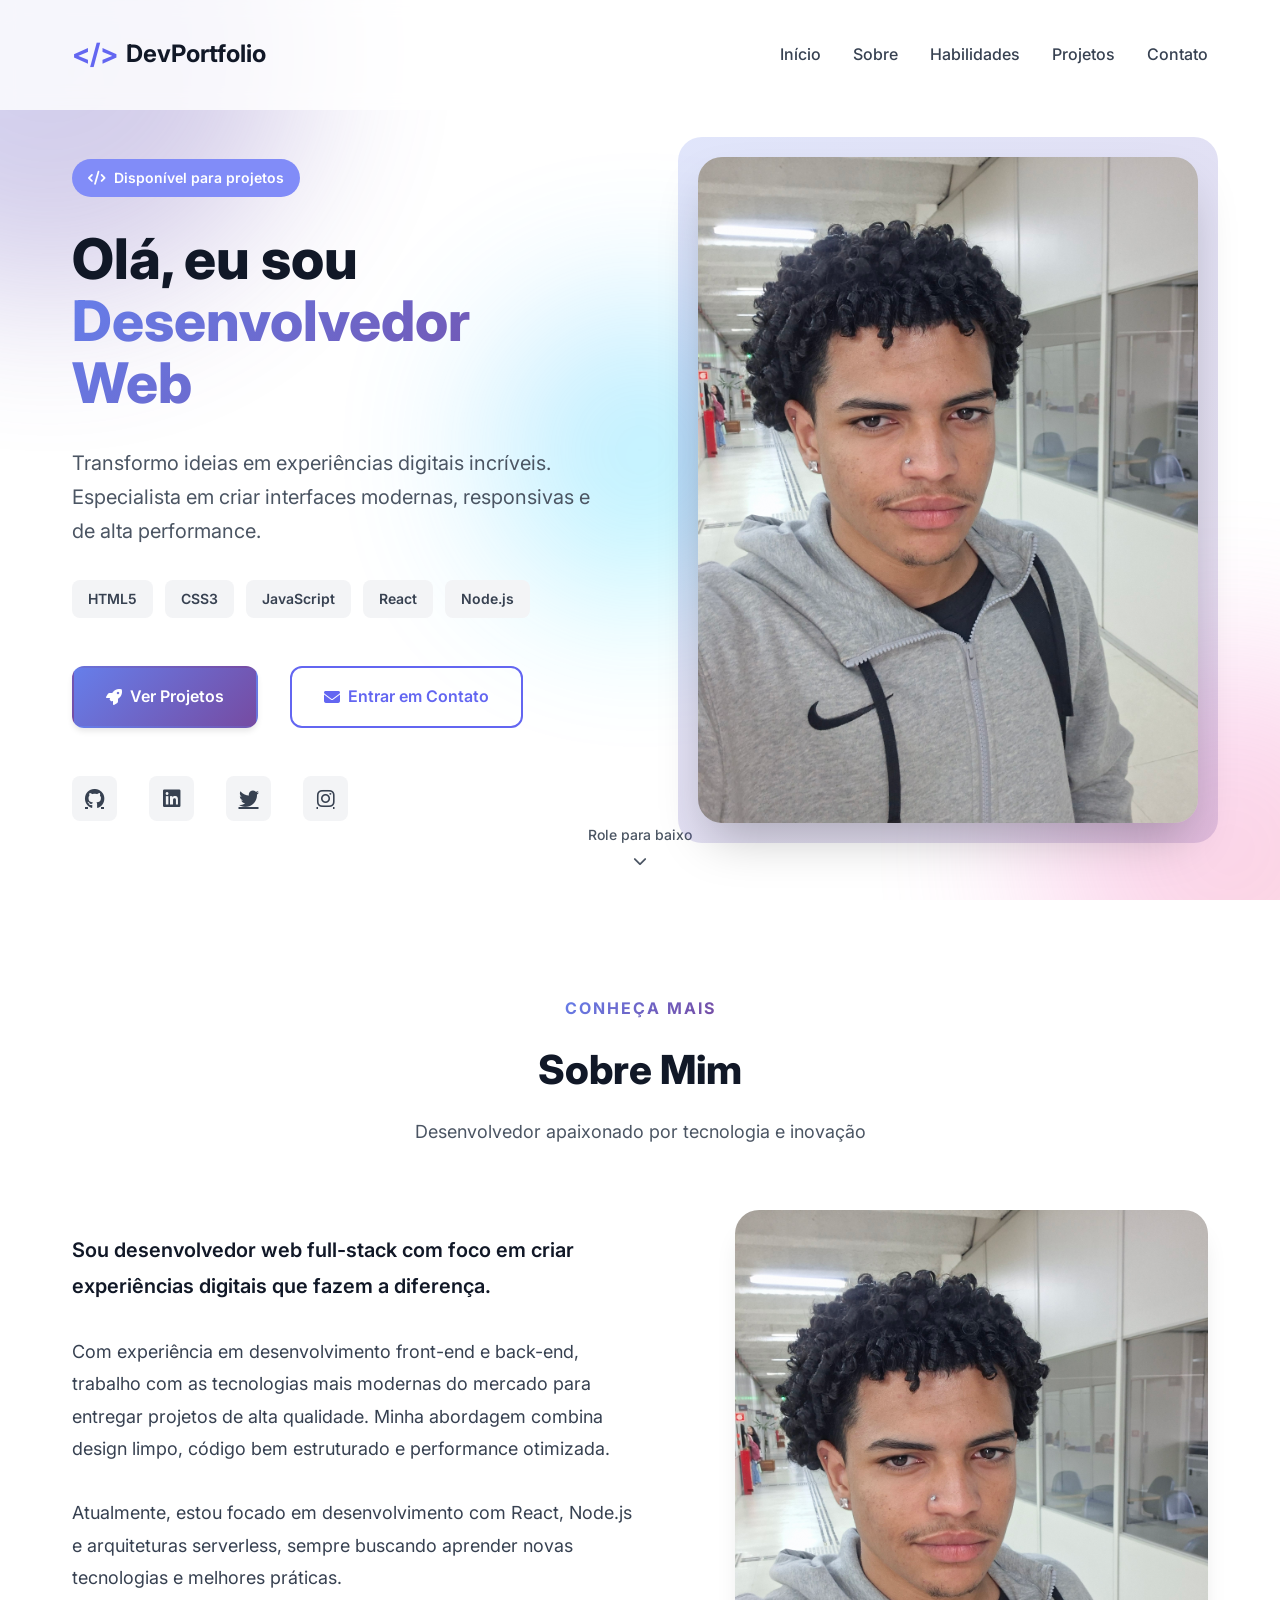
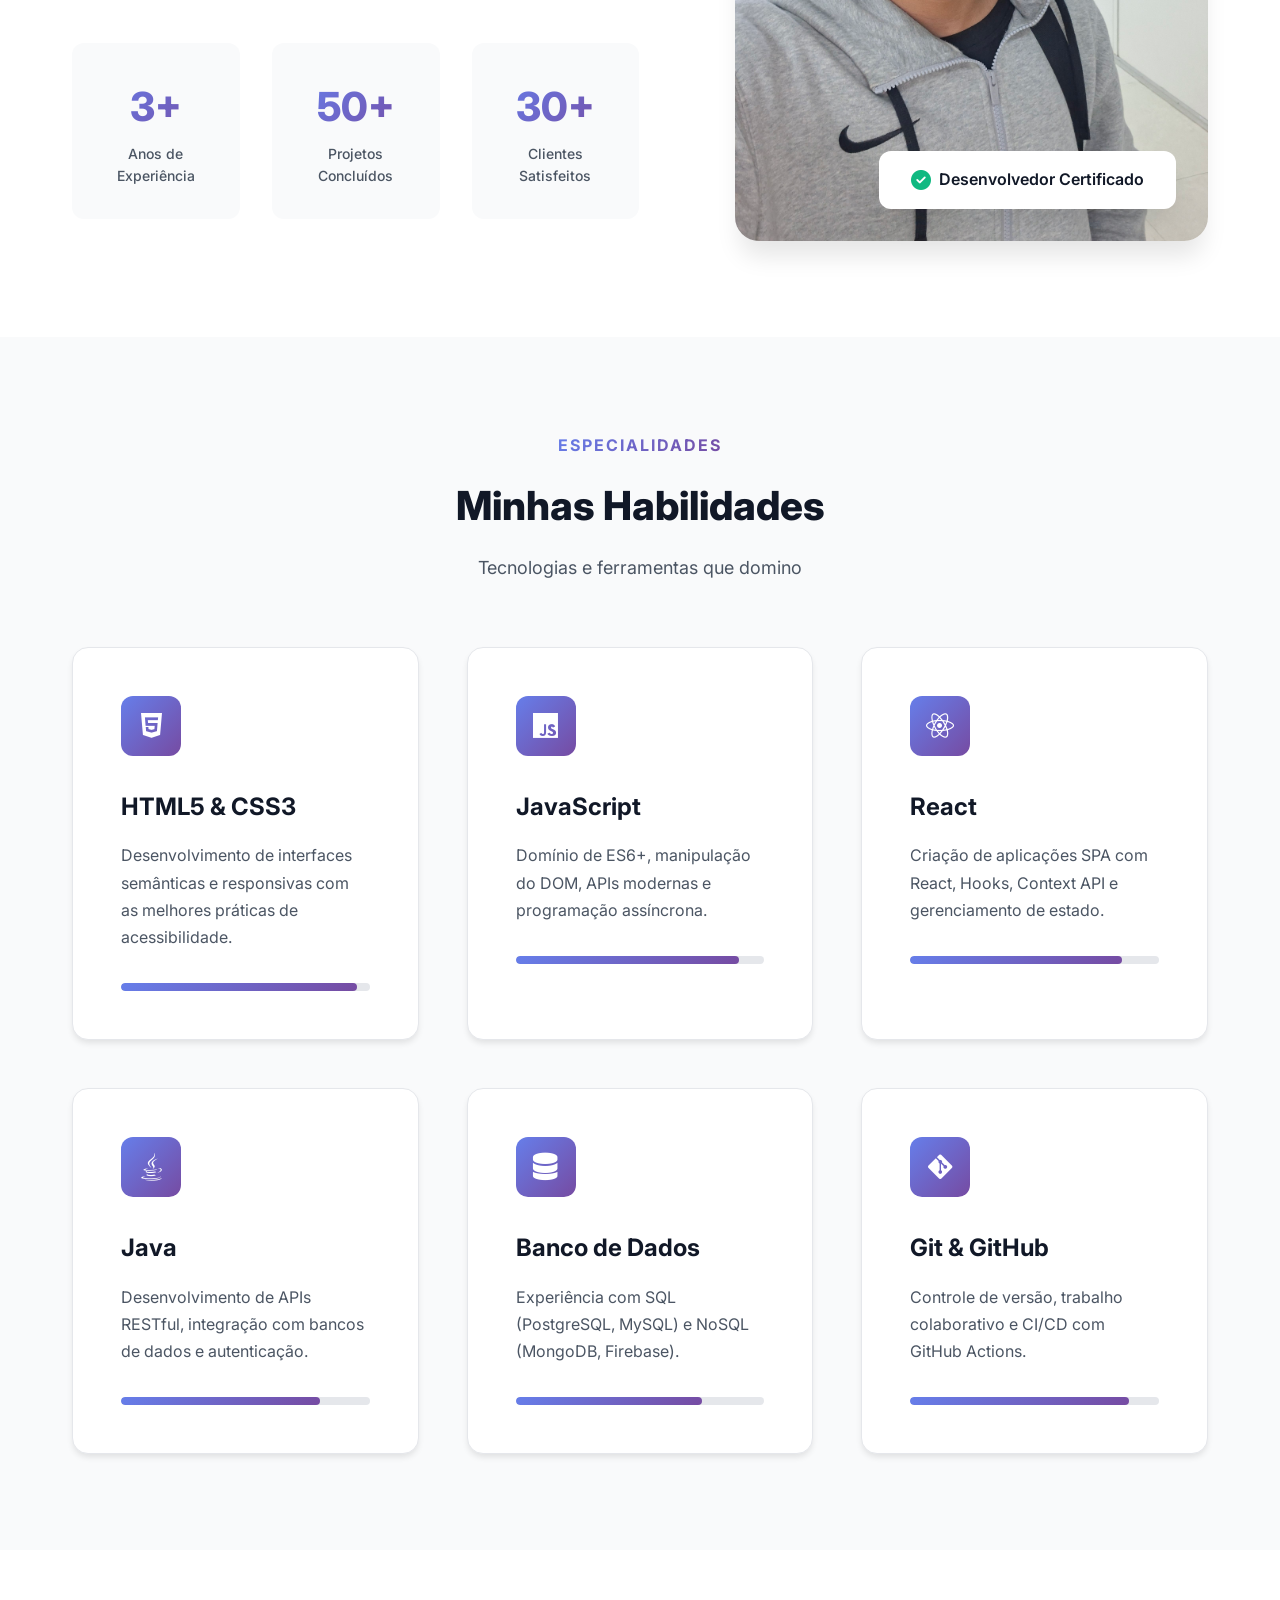
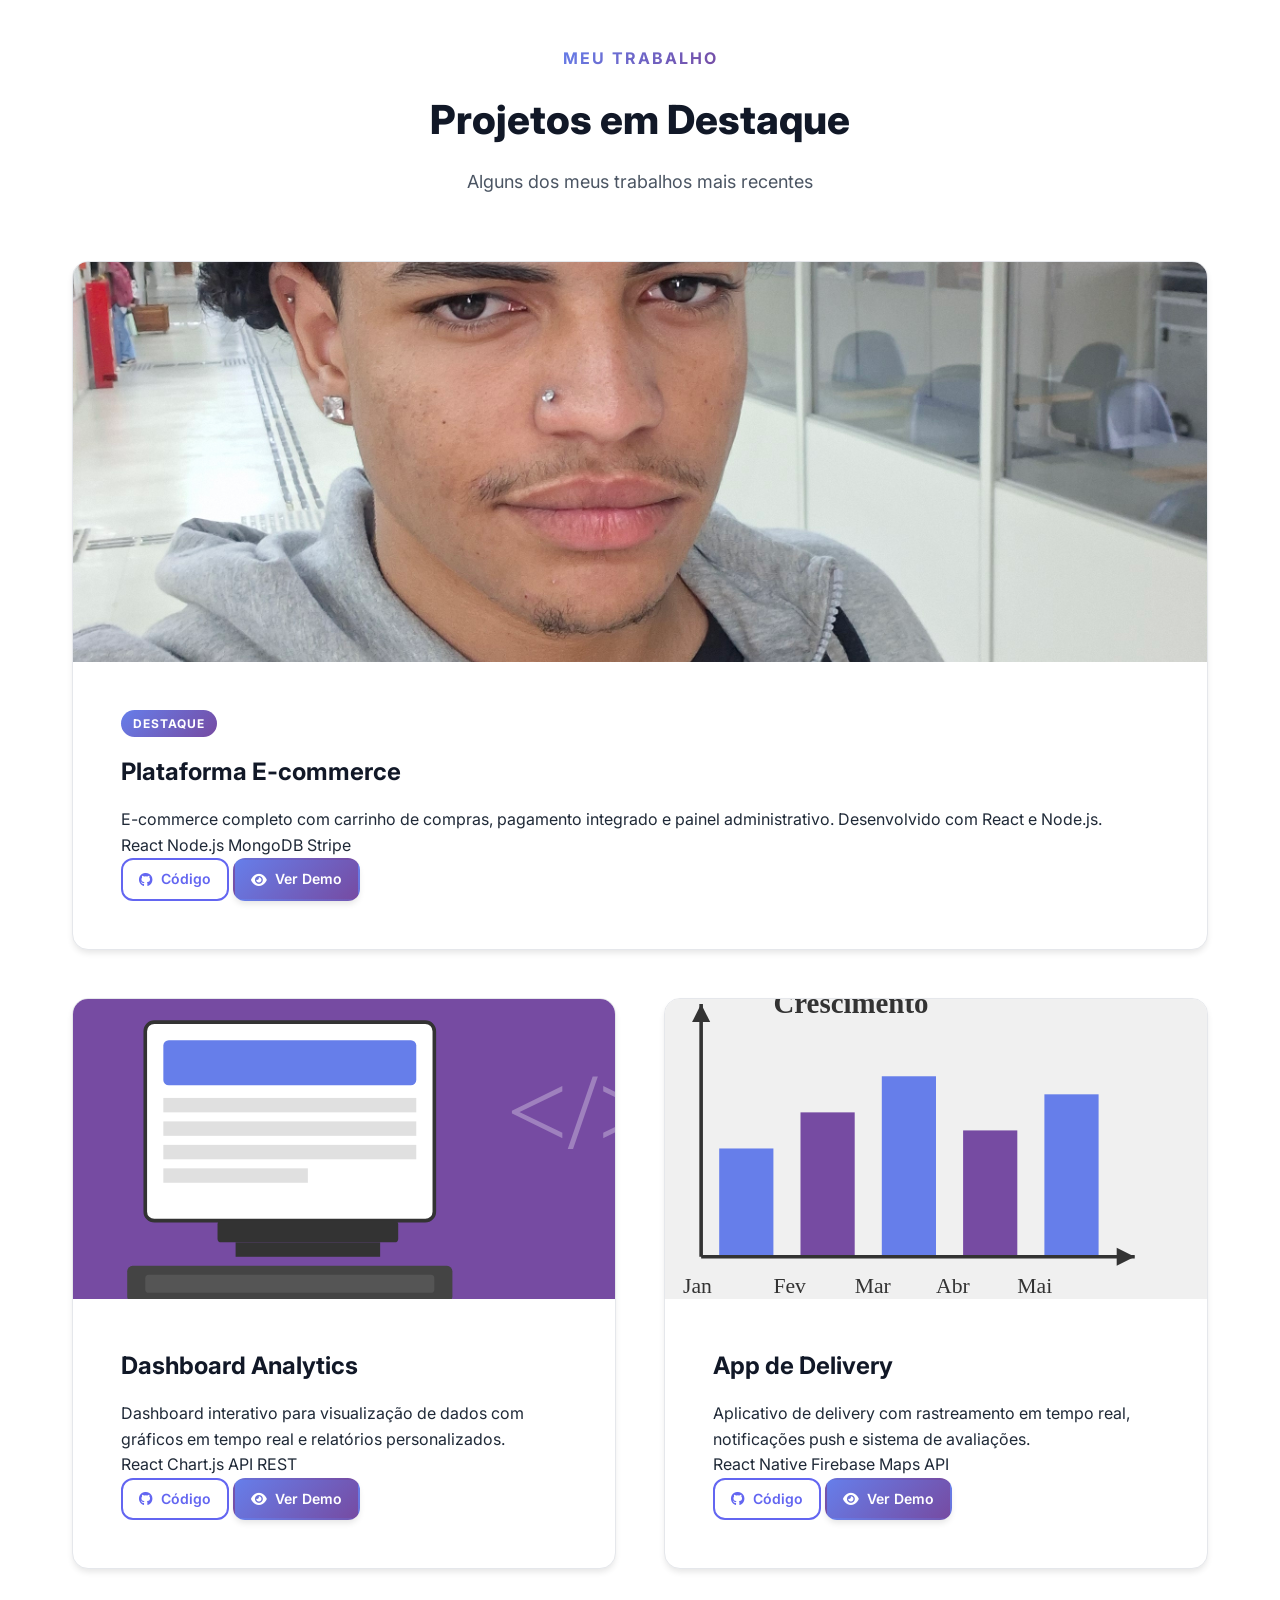
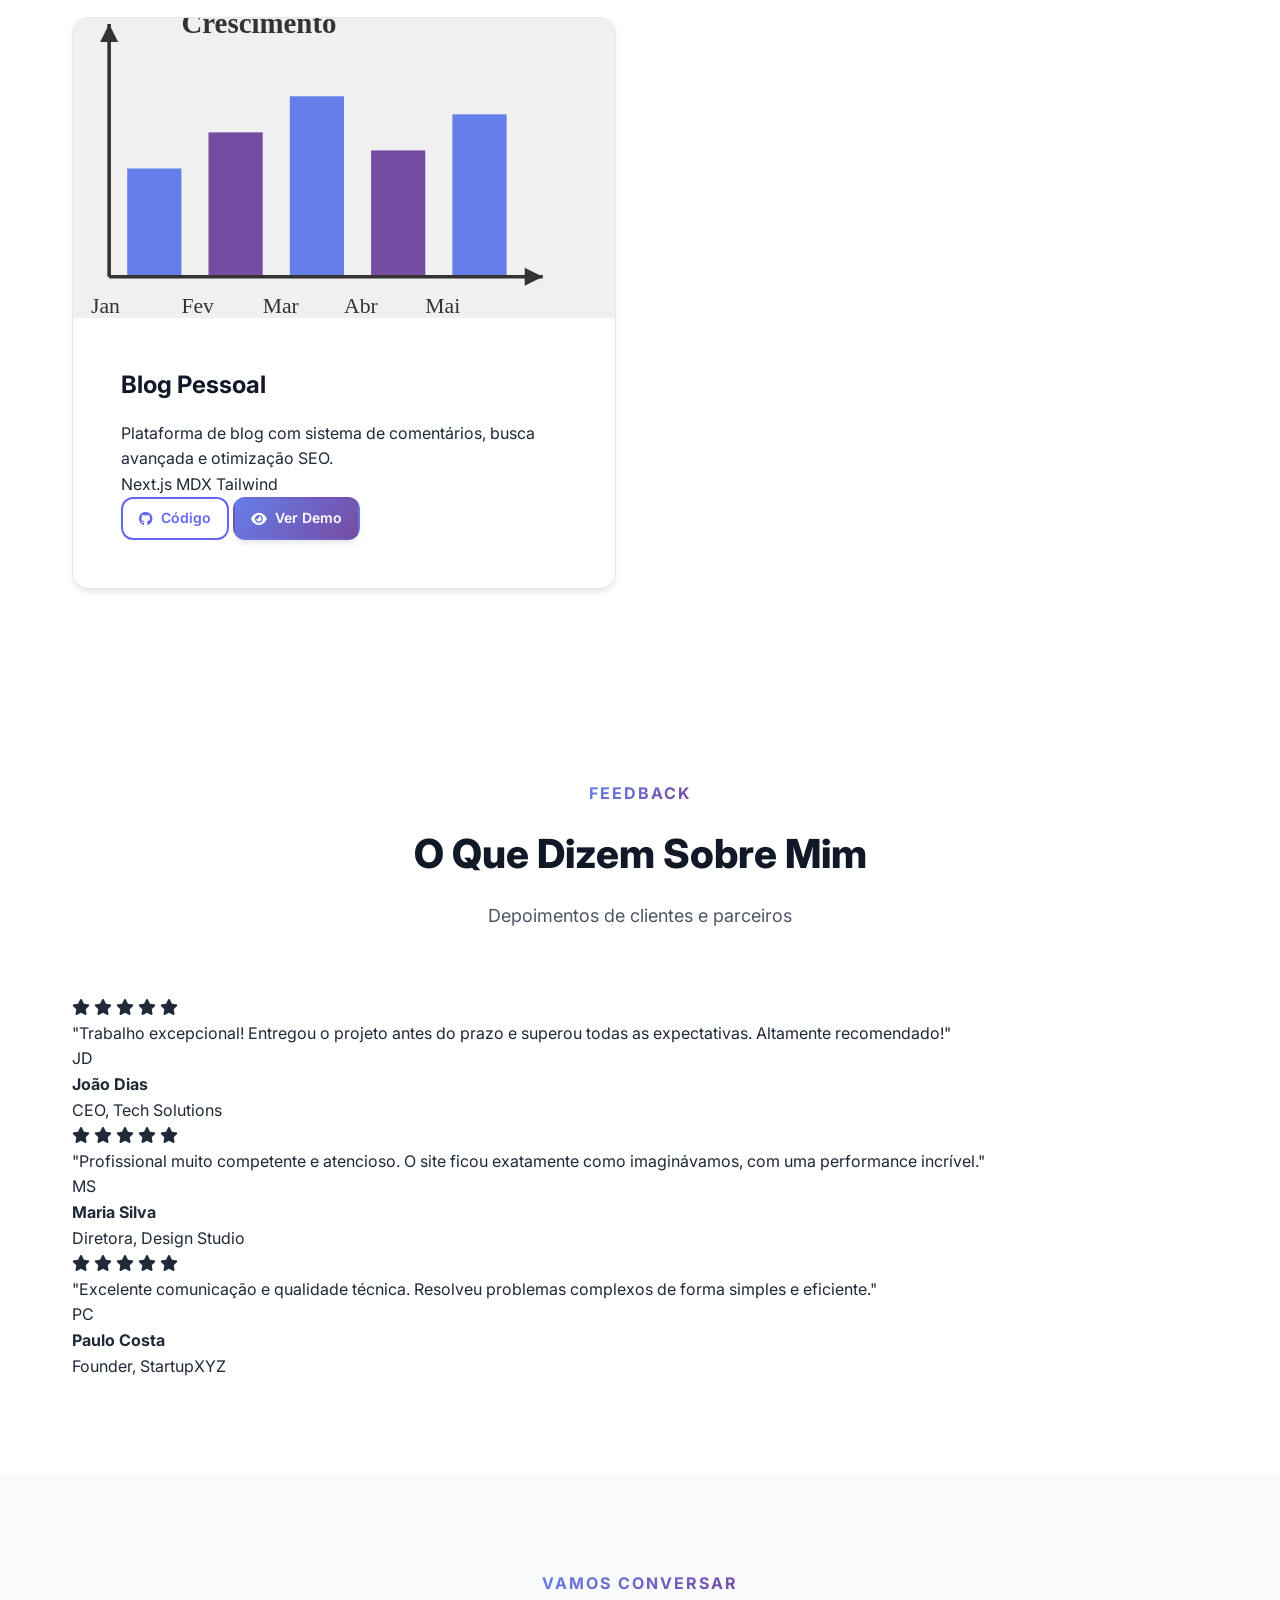
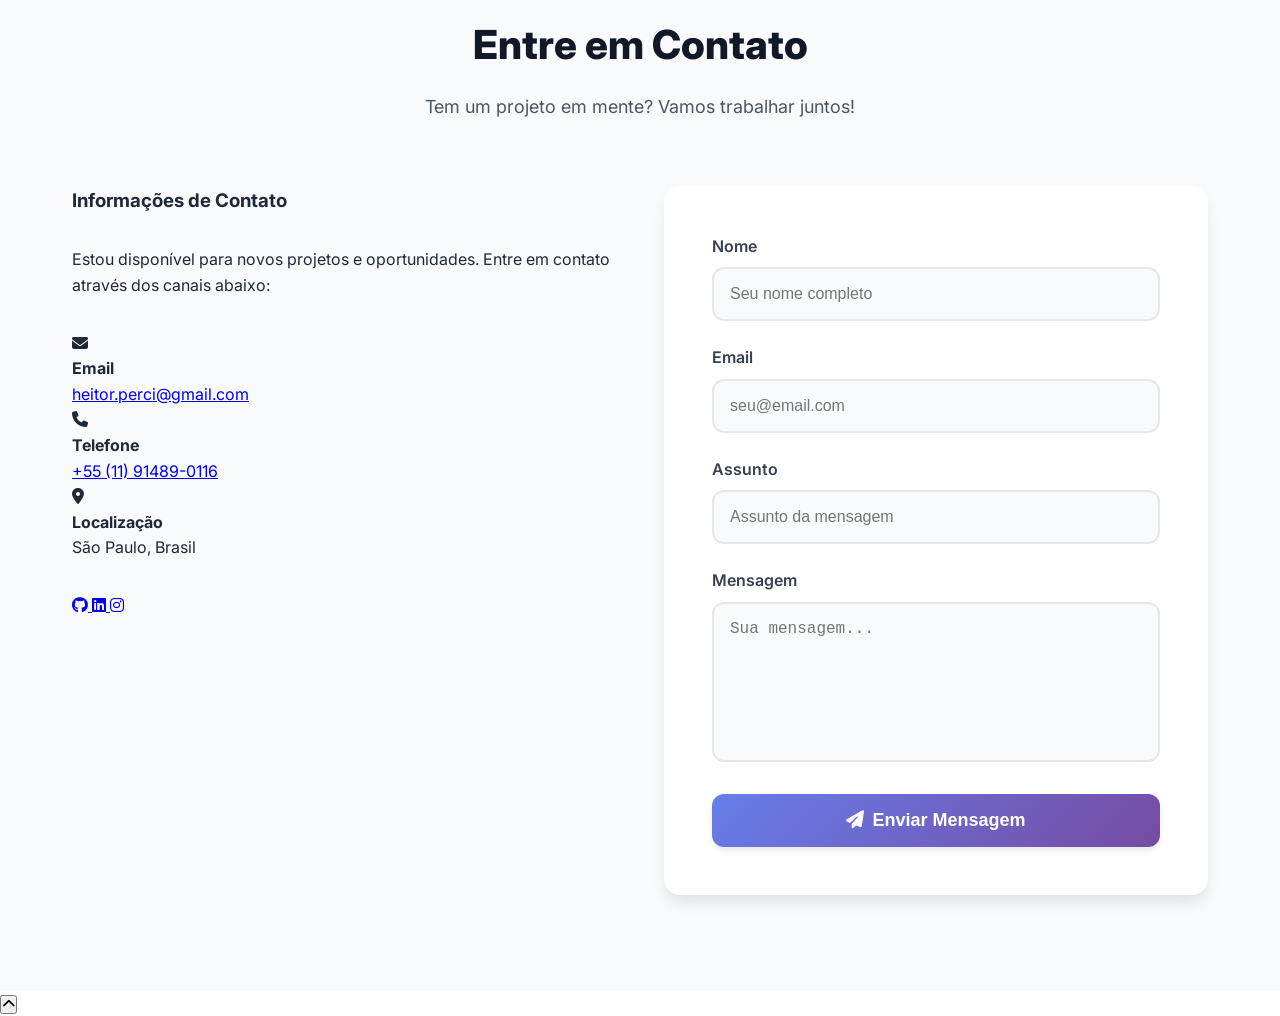
<file: index.html>
<!doctype html>
<html lang="pt-BR">
<head>
  <meta charset="utf-8">
  <meta name="viewport" content="width=device-width,initial-scale=1">
    <meta http-equiv="X-UA-Compatible" content="IE=edge">
    <meta name="description" content="Portfólio de desenvolvimento web - Criação de sites modernos, responsivos e de alta performance">
  <title>Portfolio - Desenvolvedor Web</title>
  <link href="https://fonts.googleapis.com/css2?family=Inter:wght@300;400;500;600;700;800&display=swap" rel="stylesheet">
  <link rel="stylesheet" href="https://cdnjs.cloudflare.com/ajax/libs/font-awesome/6.4.0/css/all.min.css">
    <link rel="preconnect" href="https://fonts.gstatic.com">
    <link rel="stylesheet" href="style.css">
</head>
<body>
  <header class="site-header">
    <div class="container header-inner">
      <a class="logo" href="#home">
        <span class="logo-icon">&lt;/&gt;</span> DevPortfolio
      </a>
      <nav class="nav-desktop">
        <ul class="nav">
          <li><a href="#home">Início</a></li>
          <li><a href="#sobre">Sobre</a></li>
          <li><a href="#habilidades">Habilidades</a></li>
          <li><a href="#projetos">Projetos</a></li>
          <li><a href="#contato">Contato</a></li>
        </ul>
      </nav>
      <button class="menu-toggle" aria-label="Abrir menu">
        <span></span>
        <span></span>
        <span></span>
      </button>
    </div>
  </header>
  <main>
    <section class="hero" id="home">
      <div class="hero-background">
        <div class="hero-shape shape-1"></div>
        <div class="hero-shape shape-2"></div>
        <div class="hero-shape shape-3"></div>
      </div>
      <div class="container hero-inner">
        <div class="hero-content">
          <div class="hero-badge">
            <i class="fas fa-code"></i> Disponível para projetos
          </div>
          <h1>
            Olá, eu sou<br>
            <span class="gradient-text">Desenvolvedor Web</span>
          </h1>
          <p class="lead">Transformo ideias em experiências digitais incríveis. Especialista em criar interfaces modernas, responsivas e de alta performance.</p>
          <div class="hero-tech">
            <span class="tech-tag">HTML5</span>
            <span class="tech-tag">CSS3</span>
            <span class="tech-tag">JavaScript</span>
            <span class="tech-tag">React</span>
            <span class="tech-tag">Node.js</span>
          </div>
          <div class="hero-cta">
            <a class="btn-primary" href="#projetos">
              <i class="fas fa-rocket"></i> Ver Projetos
            </a>
            <a class="btn-outline" href="#contato">
              <i class="fas fa-envelope"></i> Entrar em Contato
            </a>
          </div>
          <div class="hero-socials">
            <a href="https://github.com" target="_blank" aria-label="GitHub">
              <i class="fab fa-github"></i>
            </a>
            <a href="https://linkedin.com" target="_blank" aria-label="LinkedIn">
              <i class="fab fa-linkedin"></i>
            </a>
            <a href="https://twitter.com" target="_blank" aria-label="Twitter">
              <i class="fab fa-twitter"></i>
            </a>
            <a href="https://instagram.com" target="_blank" aria-label="Instagram">
              <i class="fab fa-instagram"></i>
            </a>
          </div>
        </div>
        <div class="hero-image">
          <div class="image-wrapper">
            <img src="../src/assets/images/1000093235.jpg" alt="Foto de perfil">
            <div class="image-decoration"></div>
          </div>
        </div>
      </div>
      <div class="scroll-indicator">
        <span>Role para baixo</span>
        <i class="fas fa-chevron-down"></i>
      </div>
    </section>

    <section id="sobre" class="about">
      <div class="container">
        <div class="section-header">
          <span class="section-tag">Conheça mais</span>
          <h2>Sobre Mim</h2>
          <p class="section-subtitle">Desenvolvedor apaixonado por tecnologia e inovação</p>
        </div>
        <div class="about-content">
          <div class="about-text">
            <p class="highlight">Sou desenvolvedor web full-stack com foco em criar experiências digitais que fazem a diferença.</p>
            <p>Com experiência em desenvolvimento front-end e back-end, trabalho com as tecnologias mais modernas do mercado para entregar projetos de alta qualidade. Minha abordagem combina design limpo, código bem estruturado e performance otimizada.</p>
            <p>Atualmente, estou focado em desenvolvimento com React, Node.js e arquiteturas serverless, sempre buscando aprender novas tecnologias e melhores práticas.</p>
            <div class="about-stats">
              <div class="stat-item">
                <span class="stat-number">3+</span>
                <span class="stat-label">Anos de Experiência</span>
              </div>
              <div class="stat-item">
                <span class="stat-number">50+</span>
                <span class="stat-label">Projetos Concluídos</span>
              </div>
              <div class="stat-item">
                <span class="stat-number">30+</span>
                <span class="stat-label">Clientes Satisfeitos</span>
              </div>
            </div>
          </div>
          <div class="about-image">
            <div class="about-image-wrapper">
              <img src="../src/assets/images/1000093235.jpg" alt="Trabalhando">
              <div class="about-badge">
                <i class="fas fa-check-circle"></i>
                <span>Desenvolvedor Certificado</span>
              </div>
            </div>
          </div>
        </div>
      </div>
    </section>

    <section id="habilidades" class="skills">
      <div class="container">
        <div class="section-header">
          <span class="section-tag">Especialidades</span>
          <h2>Minhas Habilidades</h2>
          <p class="section-subtitle">Tecnologias e ferramentas que domino</p>
        </div>
        <div class="skills-grid">
          <div class="skill-card">
            <div class="skill-icon">
              <i class="fab fa-html5"></i>
            </div>
            <h3>HTML5 & CSS3</h3>
            <p>Desenvolvimento de interfaces semânticas e responsivas com as melhores práticas de acessibilidade.</p>
            <div class="skill-level">
              <div class="skill-bar" style="width: 95%"></div>
            </div>
          </div>
          <div class="skill-card">
            <div class="skill-icon">
              <i class="fab fa-js"></i>
            </div>
            <h3>JavaScript</h3>
            <p>Domínio de ES6+, manipulação do DOM, APIs modernas e programação assíncrona.</p>
            <div class="skill-level">
              <div class="skill-bar" style="width: 90%"></div>
            </div>
          </div>
          <div class="skill-card">
            <div class="skill-icon">
              <i class="fab fa-react"></i>
            </div>
            <h3>React</h3>
            <p>Criação de aplicações SPA com React, Hooks, Context API e gerenciamento de estado.</p>
            <div class="skill-level">
              <div class="skill-bar" style="width: 85%"></div>
            </div>
          </div>
          <div class="skill-card">
            <div class="skill-icon">
              <i class="fab fa-java"></i>
            </div>
            <h3>Java</h3>
            <p>Desenvolvimento de APIs RESTful, integração com bancos de dados e autenticação.</p>
            <div class="skill-level">
              <div class="skill-bar" style="width: 80%"></div>
            </div>
          </div>
          <div class="skill-card">
            <div class="skill-icon">
              <i class="fas fa-database"></i>
            </div>
            <h3>Banco de Dados</h3>
            <p>Experiência com SQL (PostgreSQL, MySQL) e NoSQL (MongoDB, Firebase).</p>
            <div class="skill-level">
              <div class="skill-bar" style="width: 75%"></div>
            </div>
          </div>
          <div class="skill-card">
            <div class="skill-icon">
              <i class="fab fa-git-alt"></i>
            </div>
            <h3>Git & GitHub</h3>
            <p>Controle de versão, trabalho colaborativo e CI/CD com GitHub Actions.</p>
            <div class="skill-level">
              <div class="skill-bar" style="width: 88%"></div>
            </div>
          </div>
        </div>
      </div>
    </section>


    <section id="projetos" class="projects">
      <div class="container">
        <div class="section-header">
          <span class="section-tag">Meu trabalho</span>
          <h2>Projetos em Destaque</h2>
          <p class="section-subtitle">Alguns dos meus trabalhos mais recentes</p>
        </div>
        <div class="projects-grid">
          <article class="project-card featured">
            <div class="project-image">
              <img src="../src/assets/images/1000093235.jpg" alt="Projeto E-commerce">
              <div class="project-overlay">
                <a href="#" class="project-link" aria-label="Ver projeto">
                  <i class="fas fa-external-link-alt"></i>
                </a>
              </div>
            </div>
            <div class="project-content">
              <span class="project-tag">Destaque</span>
              <h3>Plataforma E-commerce</h3>
              <p>E-commerce completo com carrinho de compras, pagamento integrado e painel administrativo. Desenvolvido com React e Node.js.</p>
              <div class="project-tech">
                <span>React</span>
                <span>Node.js</span>
                <span>MongoDB</span>
                <span>Stripe</span>
              </div>
              <div class="project-links">
                <a href="#" class="btn-outline btn-sm">
                  <i class="fab fa-github"></i> Código
                </a>
                <a href="#" class="btn-primary btn-sm">
                  <i class="fas fa-eye"></i> Ver Demo
                </a>
              </div>
            </div>
          </article>

          <article class="project-card">
            <div class="project-image">
              <img src="../src/assets/images/imagem-projeto2.svg" alt="Projeto Dashboard">
              <div class="project-overlay">
                <a href="#" class="project-link" aria-label="Ver projeto">
                  <i class="fas fa-external-link-alt"></i>
                </a>
              </div>
            </div>
            <div class="project-content">
              <h3>Dashboard Analytics</h3>
              <p>Dashboard interativo para visualização de dados com gráficos em tempo real e relatórios personalizados.</p>
              <div class="project-tech">
                <span>React</span>
                <span>Chart.js</span>
                <span>API REST</span>
              </div>
              <div class="project-links">
                <a href="#" class="btn-outline btn-sm">
                  <i class="fab fa-github"></i> Código
                </a>
                <a href="#" class="btn-primary btn-sm">
                  <i class="fas fa-eye"></i> Ver Demo
                </a>
              </div>
            </div>
          </article>

          <article class="project-card">
            <div class="project-image">
              <img src="../src/assets/images/imagem-projeto3.svg" alt="Projeto App Mobile">
              <div class="project-overlay">
                <a href="#" class="project-link" aria-label="Ver projeto">
                  <i class="fas fa-external-link-alt"></i>
                </a>
              </div>
            </div>
            <div class="project-content">
              <h3>App de Delivery</h3>
              <p>Aplicativo de delivery com rastreamento em tempo real, notificações push e sistema de avaliações.</p>
              <div class="project-tech">
                <span>React Native</span>
                <span>Firebase</span>
                <span>Maps API</span>
              </div>
              <div class="project-links">
                <a href="#" class="btn-outline btn-sm">
                  <i class="fab fa-github"></i> Código
                </a>
                <a href="#" class="btn-primary btn-sm">
                  <i class="fas fa-eye"></i> Ver Demo
                </a>
              </div>
            </div>
          </article>

          <article class="project-card">
            <div class="project-image">
              <img src="../src/assets/images/imagem-projeto3.svg" alt="Projeto Blog">
              <div class="project-overlay">
                <a href="#" class="project-link" aria-label="Ver projeto">
                  <i class="fas fa-external-link-alt"></i>
                </a>
              </div>
            </div>
            <div class="project-content">
              <h3>Blog Pessoal</h3>
              <p>Plataforma de blog com sistema de comentários, busca avançada e otimização SEO.</p>
              <div class="project-tech">
                <span>Next.js</span>
                <span>MDX</span>
                <span>Tailwind</span>
              </div>
              <div class="project-links">
                <a href="#" class="btn-outline btn-sm">
                  <i class="fab fa-github"></i> Código
                </a>
                <a href="#" class="btn-primary btn-sm">
                  <i class="fas fa-eye"></i> Ver Demo
                </a>
              </div>
            </div>
          </article>
        </div>
      </div>
    </section>
    <section class="testimonials">
      <div class="container">
        <div class="section-header">
          <span class="section-tag">Feedback</span>
          <h2>O Que Dizem Sobre Mim</h2>
          <p class="section-subtitle">Depoimentos de clientes e parceiros</p>
        </div>
        <div class="testimonials-grid">
          <div class="testimonial-card">
            <div class="testimonial-stars">
              <i class="fas fa-star"></i>
              <i class="fas fa-star"></i>
              <i class="fas fa-star"></i>
              <i class="fas fa-star"></i>
              <i class="fas fa-star"></i>
            </div>
            <p>"Trabalho excepcional! Entregou o projeto antes do prazo e superou todas as expectativas. Altamente recomendado!"</p>
            <div class="testimonial-author">
              <div class="author-avatar">JD</div>
              <div class="author-info">
                <h4>João Dias</h4>
                <span>CEO, Tech Solutions</span>
              </div>
            </div>
          </div>
          <div class="testimonial-card">
            <div class="testimonial-stars">
              <i class="fas fa-star"></i>
              <i class="fas fa-star"></i>
              <i class="fas fa-star"></i>
              <i class="fas fa-star"></i>
              <i class="fas fa-star"></i>
            </div>
            <p>"Profissional muito competente e atencioso. O site ficou exatamente como imaginávamos, com uma performance incrível."</p>
            <div class="testimonial-author">
              <div class="author-avatar">MS</div>
              <div class="author-info">
                <h4>Maria Silva</h4>
                <span>Diretora, Design Studio</span>
              </div>
            </div>
          </div>
          <div class="testimonial-card">
            <div class="testimonial-stars">
              <i class="fas fa-star"></i>
              <i class="fas fa-star"></i>
              <i class="fas fa-star"></i>
              <i class="fas fa-star"></i>
              <i class="fas fa-star"></i>
            </div>
            <p>"Excelente comunicação e qualidade técnica. Resolveu problemas complexos de forma simples e eficiente."</p>
            <div class="testimonial-author">
              <div class="author-avatar">PC</div>
              <div class="author-info">
                <h4>Paulo Costa</h4>
                <span>Founder, StartupXYZ</span>
              </div>
            </div>
          </div>
        </div>
      </div>
    </section>
    <section id="contato" class="contact">
      <div class="container">
        <div class="section-header">
          <span class="section-tag">Vamos conversar</span>
          <h2>Entre em Contato</h2>
          <p class="section-subtitle">Tem um projeto em mente? Vamos trabalhar juntos!</p>
        </div>
        <div class="contact-content">
          <div class="contact-info">
            <h3>Informações de Contato</h3>
            <p>Estou disponível para novos projetos e oportunidades. Entre em contato através dos canais abaixo:</p>
            <div class="contact-items">
              <div class="contact-item">
                <div class="contact-icon">
                  <i class="fas fa-envelope"></i>
                </div>
                <div class="contact-details">
                  <h4>Email</h4>
                  <a href="heitor.perci@gmail.com">heitor.perci@gmail.com</a>
                </div>
              </div>
              <div class="contact-item">
                <div class="contact-icon">
                  <i class="fas fa-phone"></i>
                </div>
                <div class="contact-details">
                  <h4>Telefone</h4>
                  <a href="tel:+55 11 914890116">+55 (11) 91489-0116</a>
                </div>
              </div>
              <div class="contact-item">
                <div class="contact-icon">
                  <i class="fas fa-map-marker-alt"></i>
                </div>
                <div class="contact-details">
                  <h4>Localização</h4>
                  <span>São Paulo, Brasil</span>
                </div>
              </div>
            </div>
            <div class="contact-socials">
              <a href="https://github.com/Heitor-Guimaraes" target="_blank" aria-label="GitHub">
                <i class="fab fa-github"></i>
              </a>
              <a href="https://www.linkedin.com/in/heitor-guimaraes-111629306/" target="_blank" aria-label="LinkedIn">
                <i class="fab fa-linkedin"></i>
              </a>
              <a href="https://instagram.com" target="_blank" aria-label="Instagram">
                <i class="fab fa-instagram"></i>
              </a>
            </div>
          </div>
          <form class="contact-form" id="contactForm">
            <div class="form-group">
              <label for="name">Nome</label>
              <input type="text" id="name" name="name" placeholder="Seu nome completo" required>
            </div>
            <div class="form-group">
              <label for="email">Email</label>
              <input type="email" id="email" name="email" placeholder="seu@email.com" required>
            </div>
            <div class="form-group">
              <label for="subject">Assunto</label>
              <input type="text" id="subject" name="subject" placeholder="Assunto da mensagem" required>
            </div>
            <div class="form-group">
              <label for="message">Mensagem</label>
              <textarea id="message" name="message" rows="5" placeholder="Sua mensagem..." required></textarea>
            </div>
            <button type="submit" class="btn-primary btn-block">
              <i class="fas fa-paper-plane"></i> Enviar Mensagem
            </button>
          </form>
        </div>
      </div>
    </section>
      <p><span id="ano"></span> </p>
  </main>
  <button class="back-to-top" aria-label="Voltar ao topo">
    <i class="fas fa-chevron-up"></i>
  </button>
  <!--- JavaScript retirado da web para animações, retirei da web e utilizei ajuda do sonnet -->
  <script>

    // Header effect
    const header = document.querySelector('.site-header');
    let lastScroll = 0;

    window.addEventListener('scroll', () => {
      const currentScroll = window.pageYOffset;

      if (currentScroll > 100) {
        header.classList.add('scrolled');
      } else {
        header.classList.remove('scrolled');
      }

      lastScroll = currentScroll;
    });

    // Back to top button
    const backToTop = document.querySelector('.back-to-top');
    backToTop.addEventListener('click', () => {
      window.scrollTo({
        top: 0,
        behavior: 'smooth'
      });
    });

    // Observer for animations
    const observerOptions = {
      threshold: 0.1,
      rootMargin: '0px 0px -50px 0px'
    };
    const observer = new IntersectionObserver((entries) => {
      entries.forEach(entry => {
        if (entry.isIntersecting) {
          entry.target.classList.add('animate-in');
        }
      });
    }, observerOptions);
    // Observe elements
    document.querySelectorAll('.skill-card, .project-card, .testimonial-card, .about-content, .contact-content').forEach(el => {
      observer.observe(el);
    });
  </script>
</body>
</html>
</file>
<file: style.css>
* {
    margin: 0;
    padding: 0;
    box-sizing: border-box;
}

:root {
    --primary: #6366f1;
    --primary-dark: #4f46e5;
    --primary-light: #818cf8;
    --primary-gradient: linear-gradient(135deg, #667eea 0%, #764ba2 100%);
    --white: #ffffff;
    --gray-50: #f9fafb;
    --gray-100: #f3f4f6;
    --gray-200: #e5e7eb;
    --gray-300: #d1d5db;
    --gray-400: #9ca3af;
    --gray-500: #6b7280;
    --gray-600: #4b5563;
    --gray-700: #374151;
    --gray-800: #1f2937;
    --gray-900: #111827;
    --success: #10b981;
    --warning: #f59e0b;
    --danger: #ef4444;
    --info: #3b82f6;
    --font-base: 'Inter', -apple-system, BlinkMacSystemFont, 'Segoe UI', sans-serif;

    /* Espaçamentos */
    --spacing-sm: 1rem; /* 16px */
    --spacing-md: 2rem; /* 32px */
    --spacing-lg: 2rem;
    --spacing-xl: 3rem; /* 48px */
    --spacing-2xl: 4rem; /* 64px */
    --spacing-3xl: 6rem; /* 96px */

    /* Sombras */
    --shadow-sm: 0 1px 2px 0 rgb(0 0 0 / 0.05);
    --shadow-md: 0 4px 6px -1px rgb(0 0 0 / 0.1);
    --shadow-lg: 0 10px 15px -3px rgb(0 0 0 / 0.1);
    --shadow-xl: 0 20px 25px -5px rgb(0 0 0 / 0.1);
    --shadow-2xl: 0 25px 50px -12px rgb(0 0 0 / 0.25);

    /* Transições */
    --transition-fast: all 0.2s ease;
    --transition-base: all 0.3s ease;
    --transition-slow: all 0.5s ease;

    --radius-sm: 0.375rem; /* 6px */
    --radius-md: 0.5rem; /* 8px */
    --radius-lg: 0.75rem; /* 12px */
    --radius-xl: 1rem /* 16px */;
    --radius-2xl: 1.5rem; /* 24px */
    --radius-full: 9999px; /* Permitir que o elemento se expanda para cobrir toda a tela */
}

html {
    scroll-behavior: smooth;
}

body {
    font-family: var(--font-base);
    font-size: 16px;
    line-height: 1.6;
    color: var(--gray-800);
    background-color: var(--white);
    -webkit-font-smoothing: antialiased;
    -moz-osx-font-smoothing: grayscale;
    overflow-x: hidden;
}

body.menu-open {
    overflow: hidden;
}

img {
    max-width: 100%;
    height: auto;
    display: block;
}

.container {
    max-width: 1200px;
    margin: 0 auto;
    padding: 0 var(--spacing-md);
}

@media (max-width: 768px) {
    .container {
        padding: 0 var(--spacing-sm);
    }
}

.site-header {
    position: fixed;
    top: 0;
    left: 0;
    right: 0;
    z-index: 1000;
    background-color: rgba(255, 255, 255, 0.8);
    backdrop-filter: blur(10px);
    border-bottom: 1px solid transparent;
    padding: var(--spacing-md) 0;
    transition: var(--transition-base);
}

.site-header.scrolled {
    background-color: rgba(255, 255, 255, 0.95);
    border-bottom-color: var(--gray-200);
    box-shadow: var(--shadow-md);
    padding: var(--spacing-sm) 0;
}

.header-inner {
    display: flex;
    align-items: center;
    justify-content: space-between;
}

.logo {
    font-size: 1.5rem;
    font-weight: 700;
    color: var(--gray-900);
    text-decoration: none;
    display: flex;
    align-items: center;
    gap: 0.5rem;
    transition: var(--transition-base);
}

.logo:hover {
    color: var(--primary);
}

.logo-icon {
    color: var(--primary);
    font-size: 1.75rem;
}

.nav {
    display: flex;
    gap: var(--spacing-lg);
    list-style: none;
}

.nav a {
    color: var(--gray-700);
    text-decoration: none;
    font-weight: 500;
    padding: var(0.5rem) var(--spacing-sm);
    border-radius: var(--radius-md);
    transition: var(--transition-base);
    position: relative;
}

.nav a::before {
    content: '';
    position: absolute;
    bottom: 0;
    left: 50%;
    transform: translateX(-50%);
    width: 0;
    height: 2px;
    background-color: var(--primary);
    transition: width 0.3s ease;
}

.nav a:hover {
    color: var(--primary);
}

.nav a:hover::before {
    width: 70%;
}

.menu-toggle {
    display: none;
    flex-direction: column;
    gap: 5px;
    background: none;
    border: none;
    cursor: pointer;
    padding: 0.5rem;
    z-index: 1001;
}

.menu-toggle span {
    width: 25px;
    height: 2px;
    background-color: var(--gray-800);
    transition: var(--transition-base);
    border-radius: 2px;
}

.menu-toggle.active span:nth-child(1) {
    transform: rotate(45deg) translate(7px, 7px);
}

.menu-toggle.active span:nth-child(2) {
    opacity: 0;
}

.menu-toggle.active span:nth-child(3) {
    transform: rotate(-45deg) translate(7px, -7px);
}

@media (max-width: 768px) {
    .nav-desktop {
        display: none;
    }
    .menu-toggle {
        display: flex;
    }
}

.hero {
    min-height: 100vh;
    display: flex;
    align-items: center;
    justify-content: center;
    padding: calc(80px + var(--spacing-xl)) 0 var(--spacing-xl);
    position: relative;
    overflow: hidden;
}

.hero-background {
    position: absolute;
    top: 0;
    left: 0;
    right: 0;
    bottom: 0;
    z-index: 0;
}

.hero-shape {
    position: absolute;
    border-radius: 50%;
    filter: blur(80px);
    opacity: 0.3;
    animation: float 20s ease-in-out infinite;
}

.hero-shape.shape-1 {
    width: 500px;
    height: 500px;
    background: linear-gradient(135deg, #667eea 0%, #764ba2 100%);
    top: -200px;
    left: -200px;
    animation-delay: 0s;
}

.hero-shape.shape-2 {
    width: 400px;
    height: 400px;
    background: linear-gradient(135deg, #f093fb 0%, #f5576c 100%);
    bottom: -150px;
    right: -150px;
    animation-delay: 5s;
}

.hero-shape.shape-3 {
    width: 300px;
    height: 300px;
    background: linear-gradient(135deg, #4facfe 0%, #00f2fe 100%);
    top: 50%;
    left: 50%;
    transform: translate(-50%, -50%);
    animation-delay: 10s;
}

@keyframes float {
    0%, 100% { transform: translate(0, 0) scale(1); }
    33% { transform: translate(30px, -30px) scale(1.1); }
    66% { transform: translate(-20px, 20px) scale(0.9); }
}

.hero-inner {
    display: grid;
    grid-template-columns: 1fr 1fr;
    gap: var(--spacing-3xl);
    align-items: center;
    position: relative;
    z-index: 1;
}

.hero-badge {
    display: inline-flex;
    align-items: center;
    gap: 0.5rem;
    background-color: var(--primary-light);
    color: var(--white);
    padding: 0.5rem 1rem;
    border-radius: var(--radius-full);
    font-size: 0.875rem;
    font-weight: 600;
    margin-bottom: var(--spacing-md);
    animation: pulse 2s ease-in-out infinite;
}

@keyframes pulse {
    0%, 100% { opacity: 1; }
    50% { opacity: 0.8; }
}

.hero-content h1 {
    font-size: 3.5rem;
    font-weight: 800;
    color: var(--gray-900);
    margin-bottom: var(--spacing-md);
    line-height: 1.1;
}

.gradient-text {
    background: var(--primary-gradient);
    -webkit-background-clip: text;
    -webkit-text-fill-color: transparent;
    background-clip: text;
    display: inline-block;
}

.lead {
    font-size: 1.25rem;
    color: var(--gray-600);
    margin-bottom: var(--spacing-md);
    font-weight: 400;
    line-height: 1.7;
}

.hero-tech {
    display: flex;
    flex-wrap: wrap;
    gap: 0.75rem;
    margin-bottom: var(--spacing-xl);
}

.tech-tag {
    background-color: var(--gray-100);
    color: var(--gray-700);
    padding: 0.5rem 1rem;
    border-radius: var(--radius-md);
    font-size: 0.875rem;
    font-weight: 600;
    transition: var(--transition-base);
}

.tech-tag:hover {
    background-color: var(--primary-light);
    color: var(--white);
    transform: translateY(-2px);
}

.hero-cta {
    display: flex;
    gap: var(--spacing-md);
    margin-bottom: var(--spacing-xl);
}

.hero-socials {
    display: flex;
    gap: var(--spacing-md);
}

.hero-socials a {
    width: 45px;
    height: 45px;
    display: flex;
    align-items: center;
    justify-content: center;
    background-color: var(--gray-100);
    color: var(--gray-700);
    border-radius: var(--radius-md);
    font-size: 1.25rem;
    transition: var(--transition-base);
}

.hero-socials a:hover {
    background-color: var(--primary);
    color: var(--white);
    transform: translateY(-3px);
    box-shadow: var(--shadow-lg);
}

.hero-image {
    position: relative;
    display: flex;
    justify-content: center;
    align-items: center;
}

.image-wrapper {
    position: relative;
    width: 100%;
    max-width: 500px;
}

.image-wrapper img {
    width: 100%;
    height: auto;
    border-radius: var(--radius-2xl);
    box-shadow: var(--shadow-2xl);
    position: relative;
    z-index: 2;
}

.image-decoration {
    position: absolute;
    top: -20px;
    right: -20px;
    bottom: -20px;
    left: -20px;
    background: var(--primary-gradient);
    border-radius: var(--radius-2xl);
    z-index: 1;
    opacity: 0.2;
}

.scroll-indicator {
    position: absolute;
    bottom: 2rem;
    left: 50%;
    transform: translateX(-50%);
    display: flex;
    flex-direction: column;
    align-items: center;
    gap: 0.5rem;
    color: var(--gray-600);
    font-size: 0.875rem;
    font-weight: 500;
    animation: bounce 2s ease-in-out infinite;
}

@keyframes bounce {
    0%, 100% { transform: translateX(-50%) translateY(0); }
    50% { transform: translateX(-50%) translateY(-10px); }
}

@media (max-width: 1024px) {
    .hero-inner {
        grid-template-columns: 1fr;
        gap: var(--spacing-xl);
    }

    .hero-content h1 {
        font-size: 2.5rem;
    }

    .hero-image {
        order: -1;
    }
}

@media (max-width: 768px) {
    .hero {
        padding: calc(60px + var(--spacing-md)) 0 var(--spacing-md);
        min-height: auto;
    }

    .hero-content h1 {
        font-size: 2rem;
    }

    .lead {
        font-size: 1.1rem;
    }

    .hero-cta {
        flex-direction: column;
    }

    .scroll-indicator {
        display: none;
    }
}

.btn-primary,
.btn-outline {
    display: inline-flex;
    align-items: center;
    gap: 0.5rem;
    padding: var(--spacing-sm) var(--spacing-lg);
    border-radius: var(--radius-lg);
    font-weight: 600;
    text-decoration: none;
    transition: var(--transition-base);
    cursor: pointer;
    border: 2px solid transparent;
    font-size: 1rem;
    text-align: center;
    justify-content: center;
}

.btn-primary {
    background: var(--primary-gradient);
    color: var(--white);
    box-shadow: var(--shadow-md);
}

.btn-primary:hover {
    transform: translateY(-2px);
    box-shadow: var(--shadow-xl);
}

.btn-outline {
    background-color: transparent;
    color: var(--primary);
    border-color: var(--primary);
}

.btn-outline:hover {
    background-color: var(--primary);
    color: var(--white);
    transform: translateY(-2px);
    box-shadow: var(--shadow-md);
}

.btn-sm {
    padding: 0.5rem 1rem;
    font-size: 0.875rem;
}

.btn-block {
    width: 100%;
}

section {
    padding: var(--spacing-3xl) 0;
}

.section-header {
    text-align: center;
    margin-bottom: var(--spacing-2xl);
}

.section-tag {
    display: inline-block;
    background: var(--primary-gradient);
    -webkit-background-clip: text;
    -webkit-text-fill-color: transparent;
    background-clip: text;
    font-size: 1rem;
    font-weight: 700;
    text-transform: uppercase;
    letter-spacing: 2px;
    margin-bottom: var(--spacing-sm);
}

.section-header h2 {
    font-size: 2.5rem;
    font-weight: 800;
    color: var(--gray-900);
    margin-bottom: var(--spacing-sm);
}

.section-subtitle {
    font-size: 1.125rem;
    color: var(--gray-600);
    max-width: 600px;
    margin: 0 auto;
}

@media (max-width: 768px) {
    section {
        padding: var(--spacing-xl) 0;
    }

    .section-header h2 {
        font-size: 2rem;
    }

    .section-header {
        margin-bottom: var(--spacing-xl);
    }
}

.about {
    background-color: var(--white);
}

.about-content {
    display: grid;
    grid-template-columns: 1.2fr 1fr;
    gap: var(--spacing-3xl);
    align-items: center;
}

.about-text p {
    font-size: 1.125rem;
    color: var(--gray-700);
    line-height: 1.8;
    margin-bottom: var(--spacing-md);
}

.about-text p.highlight {
    font-size: 1.25rem;
    font-weight: 600;
    color: var(--gray-900);
}

.about-stats {
    display: grid;
    grid-template-columns: repeat(3, 1fr);
    gap: var(--spacing-md);
    margin-top: var(--spacing-xl);
}

.stat-item {
    text-align: center;
    padding: var(--spacing-md);
    background-color: var(--gray-50);
    border-radius: var(--radius-lg);
    transition: var(--transition-base);
}

.stat-item:hover {
    transform: translateY(-5px);
    box-shadow: var(--shadow-lg);
}

.stat-number {
    display: block;
    font-size: 2.5rem;
    font-weight: 800;
    background: var(--primary-gradient);
    -webkit-background-clip: text;
    -webkit-text-fill-color: transparent;
    background-clip: text;
    margin-bottom: 0.25rem;
}

.stat-label {
    display: block;
    font-size: 0.875rem;
    color: var(--gray-600);
    font-weight: 500;
}

.about-image-wrapper {
    position: relative;
}

.about-image-wrapper img {
    width: 100%;
    border-radius: var(--radius-2xl);
    box-shadow: var(--shadow-xl);
}

.about-badge {
    position: absolute;
    bottom: var(--spacing-md);
    right: var(--spacing-md);
    background-color: var(--white);
    padding: var(--spacing-sm) var(--spacing-md);
    border-radius: var(--radius-lg);
    box-shadow: var(--shadow-xl);
    display: flex;
    align-items: center;
    gap: 0.5rem;
    font-weight: 600;
    color: var(--gray-900);
}

.about-badge i {
    color: var(--success);
    font-size: 1.25rem;
}

@media (max-width: 1024px) {
    .about-content {
        grid-template-columns: 1fr;
        gap: var(--spacing-xl);
    }

    .about-stats {
        grid-template-columns: repeat(3, 1fr);
    }
}

@media (max-width: 768px) {
    .about-stats {
        grid-template-columns: 1fr;
    }
}

.skills {
    background-color: var(--gray-50);
}

.skills-grid {
    display: grid;
    grid-template-columns: repeat(auto-fit, minmax(300px, 1fr));
    gap: var(--spacing-xl);
}

.skill-card {
    background-color: var(--white);
    padding: var(--spacing-xl);
    border-radius: var(--radius-xl);
    box-shadow: var(--shadow-md);
    transition: var(--transition-base);
    border: 1px solid var(--gray-200);
    opacity: 0;
    transform: translateY(30px);
}

.skill-card.animate-in {
    opacity: 1;
    transform: translateY(0);
}

.skill-card:hover {
    transform: translateY(-8px);
    box-shadow: var(--shadow-xl);
    border-color: var(--primary-light);
}

.skill-icon {
    width: 60px;
    height: 60px;
    display: flex;
    align-items: center;
    justify-content: center;
    background: var(--primary-gradient);
    border-radius: var(--radius-lg);
    color: var(--white);
    font-size: 1.75rem;
    margin-bottom: var(--spacing-md);
}

.skill-card h3 {
    font-size: 1.5rem;
    font-weight: 700;
    color: var(--gray-900);
    margin-bottom: var(--spacing-sm);
}

.skill-card p {
    color: var(--gray-600);
    line-height: 1.7;
    margin-bottom: var(--spacing-md);
}

.skill-level {
    width: 100%;
    height: 8px;
    background-color: var(--gray-200);
    border-radius: var(--radius-full);
    overflow: hidden;
}

.skill-bar {
    height: 100%;
    background: var(--primary-gradient);
    border-radius: var(--radius-full);
    transition: width 1s ease-out;
}

@media (max-width: 768px) {
    .skills-grid {
        grid-template-columns: 1fr;
    }
}

.projects {
    background-color: var(--white);
}

.projects-grid {
    display: grid;
    grid-template-columns: repeat(2, 1fr);
    gap: var(--spacing-xl);
}

.project-card {
    background-color: var(--white);
    border-radius: var(--radius-xl);
    overflow: hidden;
    box-shadow: var(--shadow-md);
    transition: var(--transition-base);
    border: 1px solid var(--gray-200);
    opacity: 0;
    transform: translateY(30px);
}

.project-card.animate-in {
    opacity: 1;
    transform: translateY(0);
}

.project-card.featured {
    grid-column: span 2;
}

.project-card:hover {
    transform: translateY(-8px);
    box-shadow: var(--shadow-2xl);
    border-color: var(--primary-light);
}

.project-image {
    position: relative;
    overflow: hidden;
    height: 300px;
}

.project-card.featured .project-image {
    height: 400px;
}

.project-image img {
    width: 100%;
    height: 100%;
    object-fit: cover;
    transition: var(--transition-slow);
}

.project-card:hover .project-image img {
    transform: scale(1.1);
}

.project-overlay {
    position: absolute;
    top: 0;
    left: 0;
    right: 0;
    bottom: 0;
    background: linear-gradient(135deg, rgba(102, 126, 234, 0.9), rgba(118, 75, 162, 0.9));
    display: flex;
    align-items: center;
    justify-content: center;
    opacity: 0;
    transition: var(--transition-base);
}

.project-card:hover .project-overlay {
    opacity: 1;
}

.project-link {
    width: 60px;
    height: 60px;
    display: flex;
    align-items: center;
    justify-content: center;
    background-color: var(--white);
    color: var(--primary);
    border-radius: var(--radius-full);
    font-size: 1.5rem;
    transition: var(--transition-base);
}

.project-link:hover {
    transform: scale(1.2);
}

.project-content {
    padding: var(--spacing-xl);
}

.project-tag {
    display: inline-block;
    background: var(--primary-gradient);
    color: var(--white);
    padding: 0.25rem 0.75rem;
    border-radius: var(--radius-full);
    font-size: 0.75rem;
    font-weight: 700;
    text-transform: uppercase;
    letter-spacing: 1px;
    margin-bottom: var(--spacing-sm);
}

.project-content h3 {
    font-size: 1.5rem;
    font-weight: 700;
    color: var(--gray-900);
    margin-bottom: var(--spacing-sm);
}

.contact {
    padding: 96px 0;
    background: var(--gray-50);
}

.contact-container {
    max-width: 900px;
    margin: 0 auto;
    padding: 0 32px;
}

.contact-header {
    text-align: center;
    margin-bottom: 64px;
}

.contact-title {
    font-size: 48px;
    font-weight: 800;
    color: var(--gray-900);
    margin-bottom: 16px;
}

.contact-subtitle {
    font-size: 18px;
    color: var(--gray-600);
}

.contact-content {
    display: grid;
    grid-template-columns: 1fr 1fr;
    gap: 48px;
    align-items: start;
}

.contact-info {
    display: flex;
    flex-direction: column;
    gap: 32px;
}

.info-item {
    display: flex;
    align-items: center;
    gap: 16px;
}

.info-icon {
    width: 56px;
    height: 56px;
    background: var(--primary-gradient);
    color: var(--white);
    font-size: 28px;
    display: flex;
    align-items: center;
    justify-content: center;
    border-radius: var(--radius-lg);
    box-shadow: var(--shadow-md);
}

.info-text h4 {
    font-size: 20px;
    font-weight: 700;
    color: var(--gray-900);
}

.info-text p {
    color: var(--gray-600);
    font-size: 16px;
}

.contact-form {
    background: var(--white);
    padding: 48px;
    border-radius: var(--radius-xl);
    box-shadow: var(--shadow-lg);
}

.form-group {
    margin-bottom: 24px;
}

label {
    display: block;
    font-size: 16px;
    font-weight: 600;
    margin-bottom: 8px;
    color: var(--gray-700);
}

input,
textarea {
    width: 100%;
    padding: 16px;
    border-radius: var(--radius-lg);
    border: 2px solid var(--gray-200);
    font-size: 16px;
    color: var(--gray-700);
    outline: none;
    transition: var(--transition-base);
    background-color: var(--gray-50);
}

input:focus,
textarea:focus {
    border-color: var(--primary);
    background-color: var(--white);
    box-shadow: var(--shadow-md);
}

textarea {
    height: 160px;
    resize: none;
}

button[type="submit"] {
    width: 100%;
    padding: 16px;
    background: var(--primary-gradient);
    border: none;
    color: var(--white);
    font-size: 18px;
    font-weight: 700;
    border-radius: var(--radius-lg);
    cursor: pointer;
    box-shadow: var(--shadow-md);
    transition: var(--transition-base);
}

button[type="submit"]:hover {
    transform: translateY(-4px);
    box-shadow: var(--shadow-xl);
}


@media (max-width: 480px) {

    body {
        font-size: 15px;
    }

    .hero-content h1 {
        font-size: 1.8rem;
    }

    .lead {
        font-size: 1rem;
    }

    .hero-cta {
        flex-direction: column;
        gap: 1rem;
    }

    .hero-socials {
        justify-content: center;
        gap: 1rem;
    }

    .image-wrapper {
        max-width: 340px;
    }

    .section-header h2 {
        font-size: 1.8rem;
    }

    .skills-grid {
        grid-template-columns: 1fr;
    }

    .projects-grid {
        grid-template-columns: 1fr;
    }

    .project-card.featured {
        grid-column: span 1;
    }

    .contact-content {
        grid-template-columns: 1fr;
        gap: 32px;
    }

    .contact-title {
        font-size: 32px;
    }
}

@media (max-width: 400px) {

    .hero-content h1 {
        font-size: 1.6rem;
    }

    .hero-tech {
        justify-content: center;
    }

    .tech-tag {
        padding: 0.4rem 0.8rem;
        font-size: 0.75rem;
    }

    .image-wrapper {
        max-width: 300px;
    }

    .about-stats {
        grid-template-columns: 1fr;
    }

    .project-image {
        height: 220px;
    }

    .contact-form {
        padding: 32px;
    }

    button[type="submit"] {
        font-size: 16px;
        padding: 14px;
    }
}

@media (max-width: 360px) {

    .hero {
        padding-top: 100px;
    }

    .hero-content h1 {
        font-size: 1.45rem;
    }

    .lead {
        font-size: 0.95rem;
    }

    .hero-cta {
        gap: 0.75rem;
    }

    .btn-primary,
    .btn-outline {
        padding: 0.75rem 1.25rem;
        font-size: 0.9rem;
    }

    .project-content {
        padding: 1.5rem;
    }

    .contact-title {
        font-size: 28px;
    }

    input,
    textarea {
        padding: 12px;
        font-size: 15px;
    }

    .info-item {
        flex-direction: column;
        text-align: center;
    }

    .info-icon {
        width: 48px;
        height: 48px;
        font-size: 22px;
    }
}
</file>
